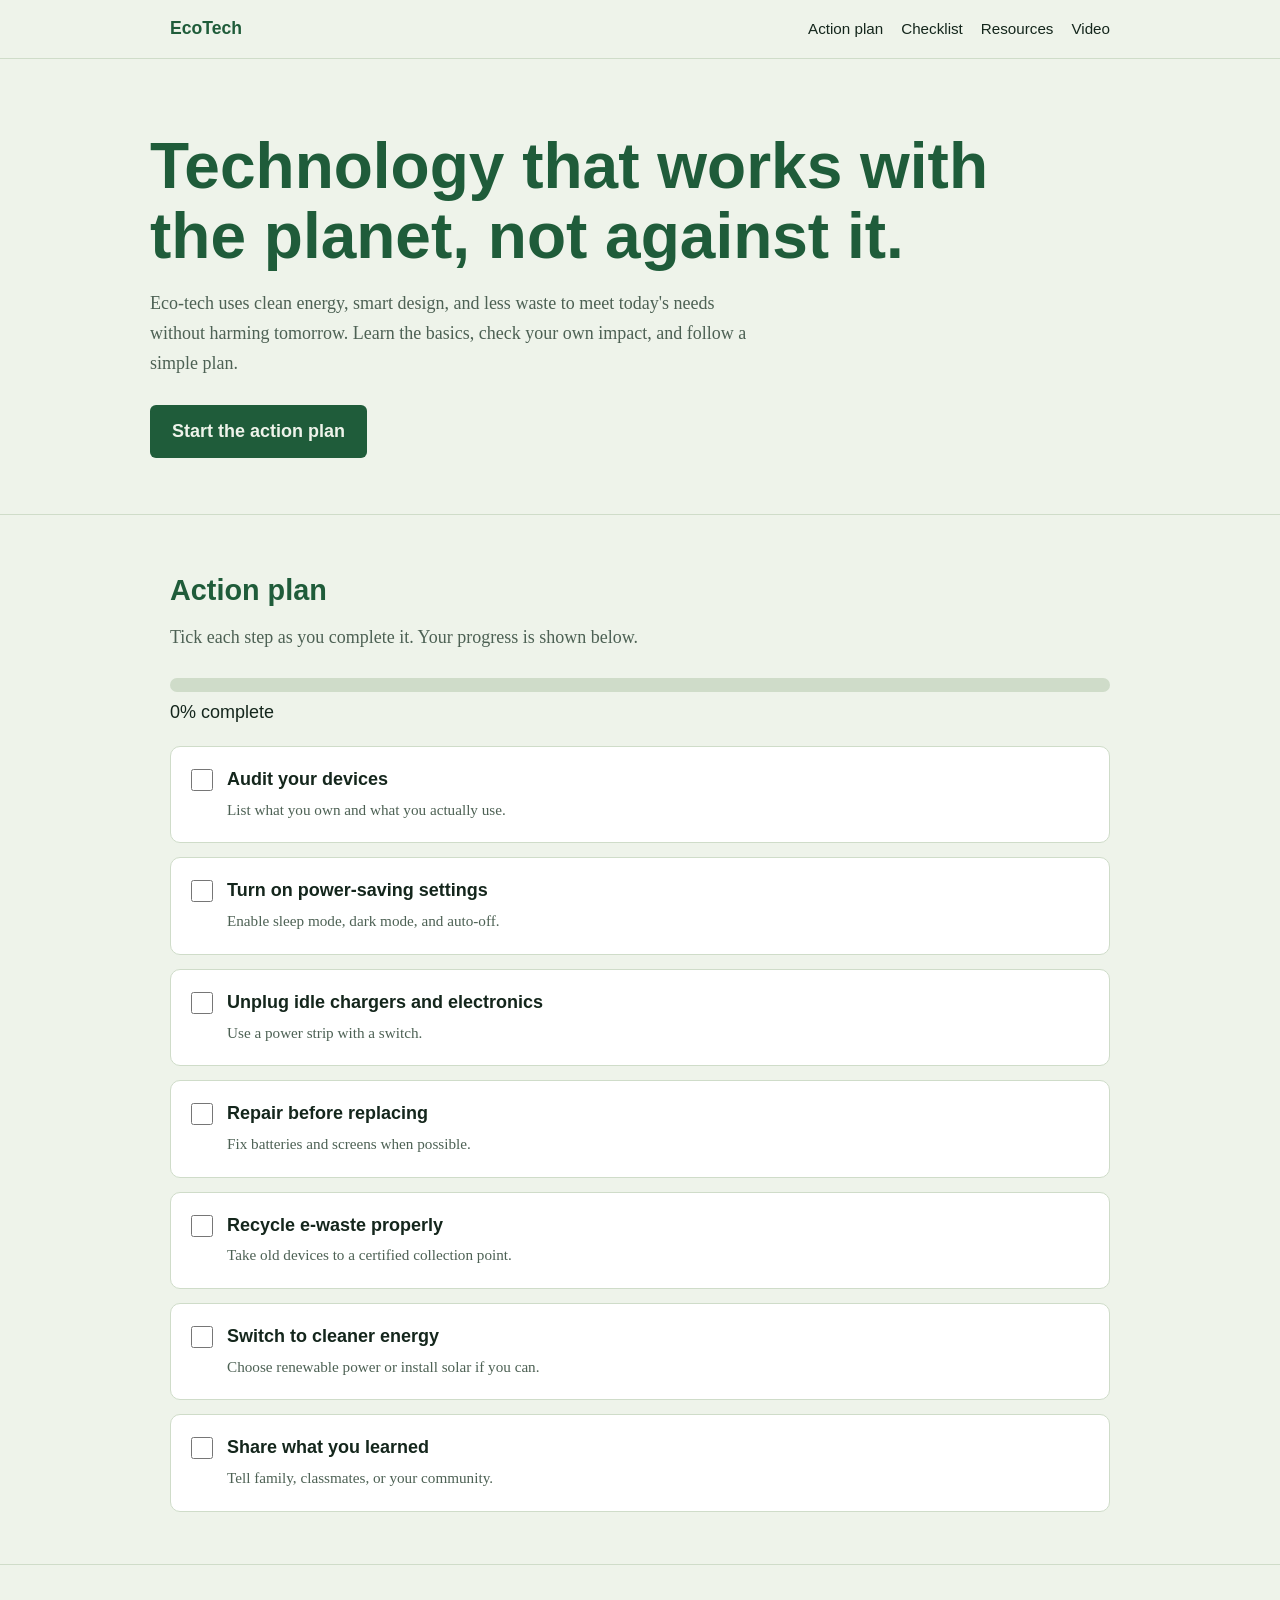
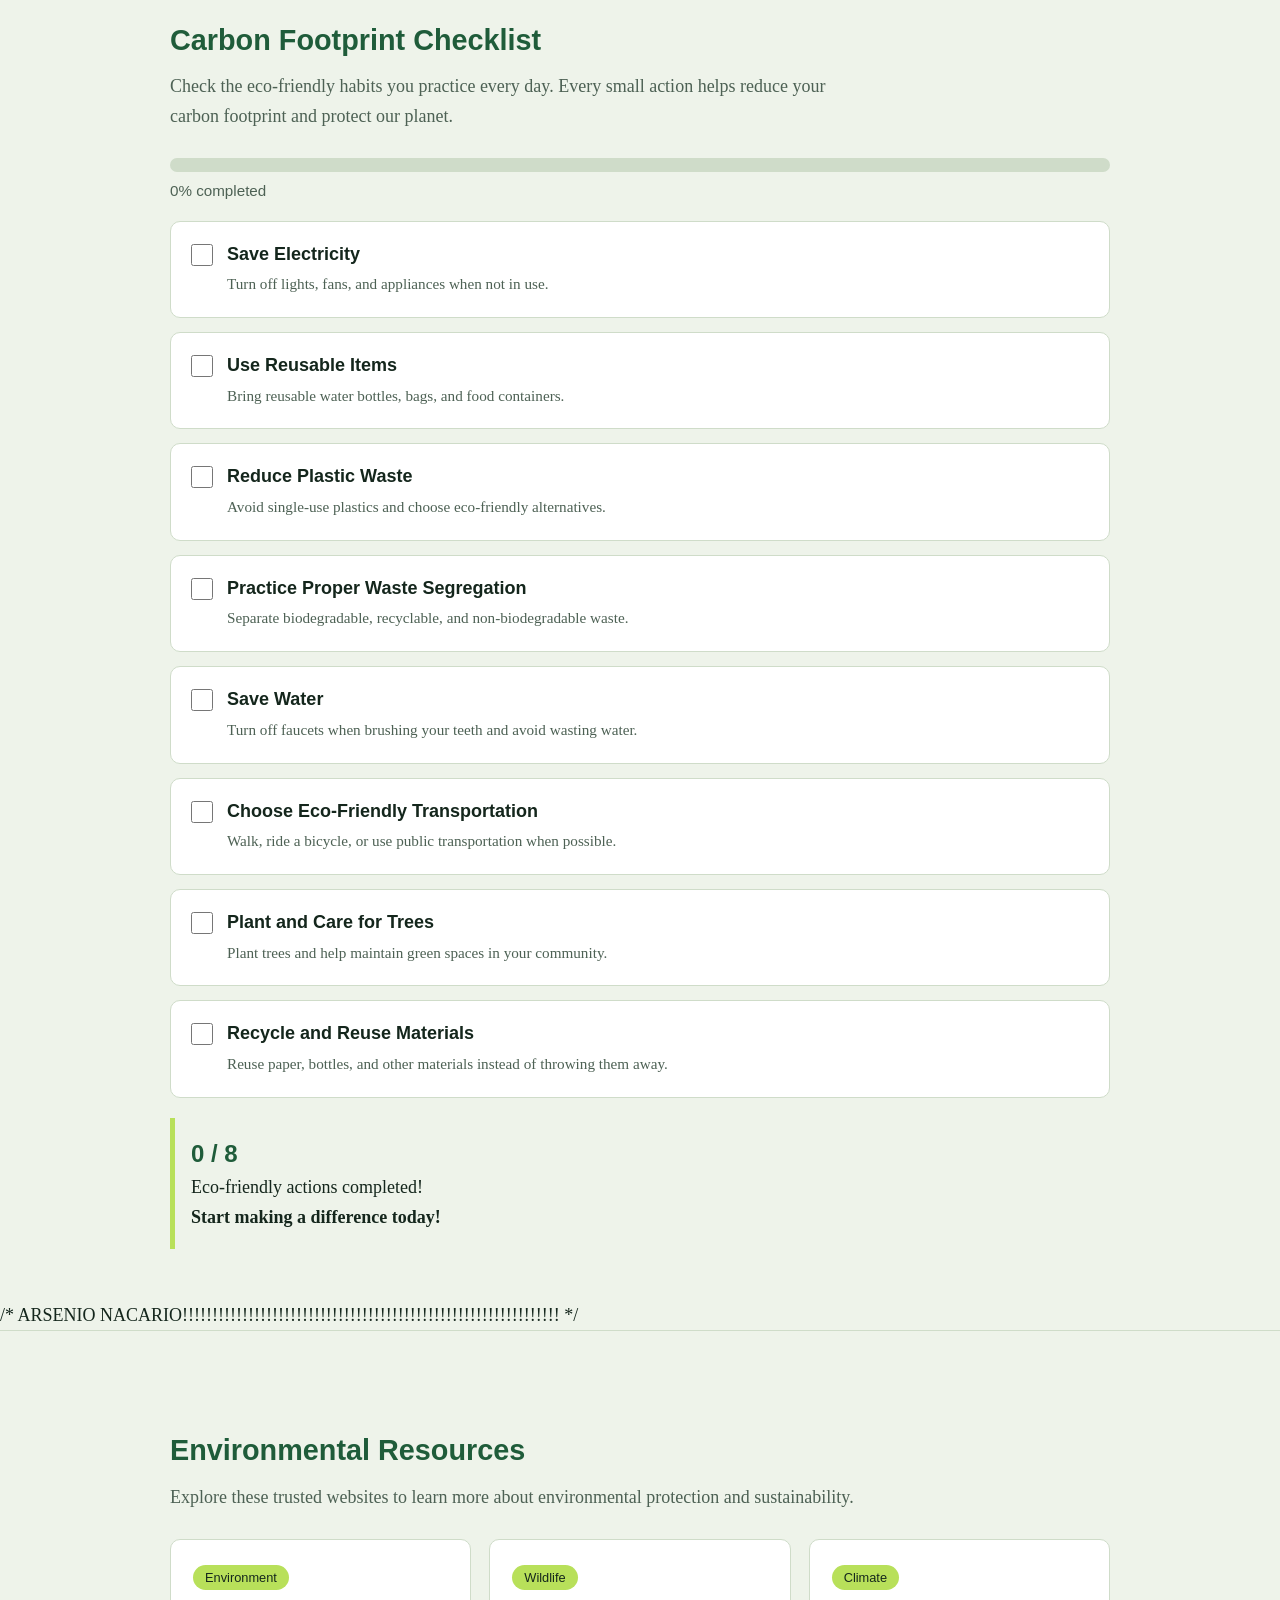
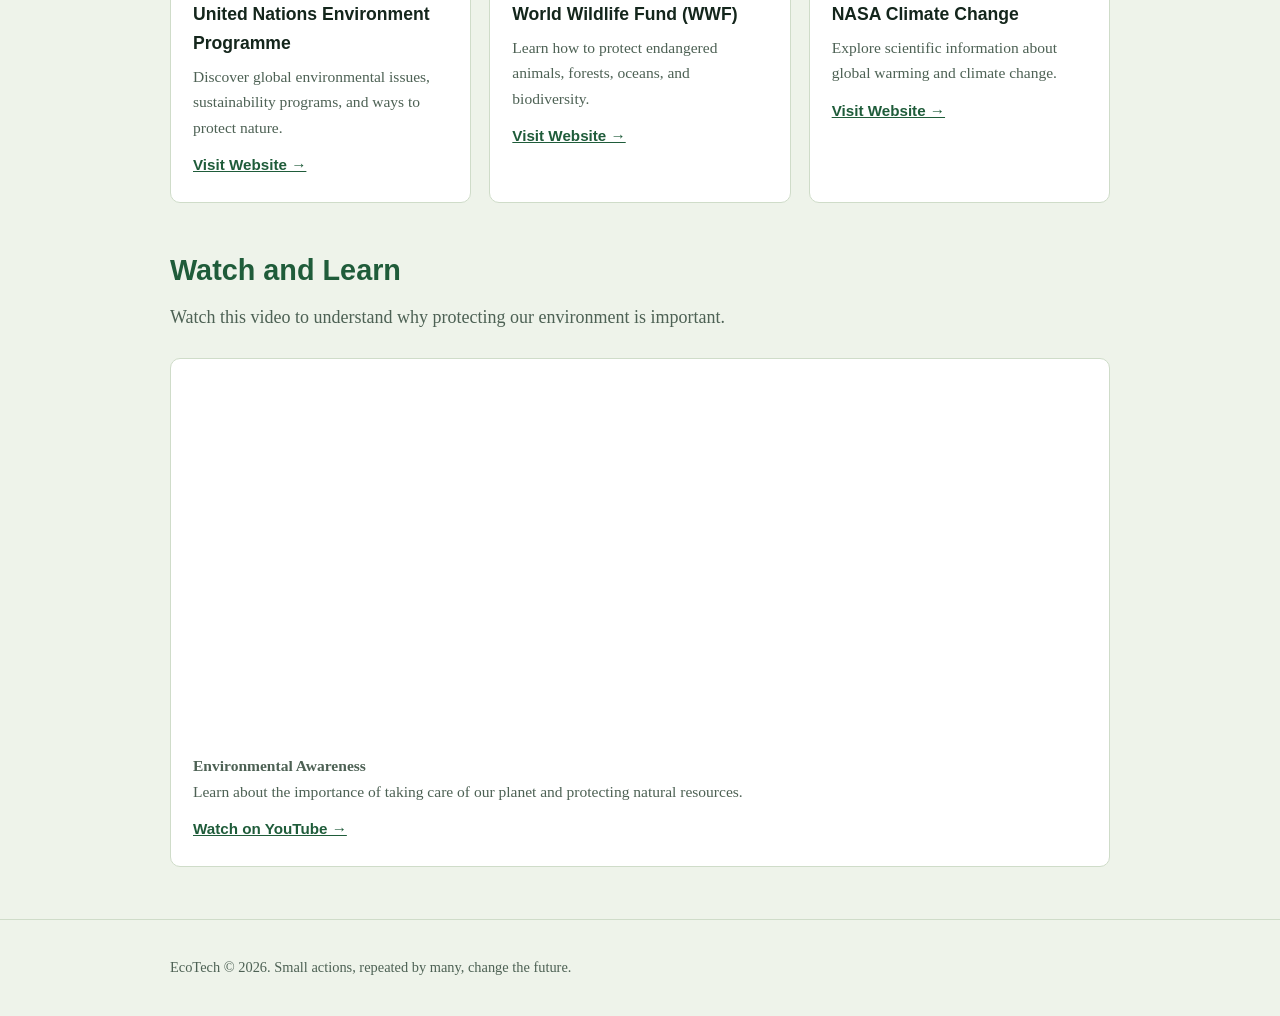
<file: action-plan.html>
<!DOCTYPE html>
<html lang="en">
<head>
<meta charset="UTF-8">
<meta name="viewport" content="width=device-width, initial-scale=1">
<title>Eco-Tech: Technology for a Sustainable Future</title>
<style>
:root{
  --bg:#eef3ea; --surface:#ffffff; --ink:#14261c; --muted:#4d6154;
  --moss:#1f5c3a; --lime:#b8e05a; --sky:#2a7f9e; --line:#cfdcc9;
}
@media (prefers-color-scheme: dark){
  :root{ --bg:#0f1a14; --surface:#16251c; --ink:#e8f0e4; --muted:#9bb0a1; --moss:#7fcf9a; --lime:#b8e05a; --sky:#6cc3de; --line:#27402f; }
}
*{box-sizing:border-box;margin:0}
html{scroll-behavior:smooth}
body{font-family:Georgia,"Times New Roman",serif;background:var(--bg);color:var(--ink);line-height:1.65;font-size:18px}
h1,h2,h3,nav,button,.tag{font-family:"Trebuchet MS","Segoe UI",Arial,sans-serif}
a{color:inherit}
:focus-visible{outline:3px solid var(--sky);outline-offset:3px}
.wrap{max-width:980px;margin:0 auto;padding:0 20px}
header{position:sticky;top:0;background:var(--bg);border-bottom:1px solid var(--line);z-index:5}
nav{display:flex;justify-content:space-between;align-items:center;padding:14px 20px;max-width:980px;margin:0 auto;flex-wrap:wrap;gap:8px}
nav b{color:var(--moss);font-size:1.1rem}
nav div a{margin-left:18px;text-decoration:none;font-size:.95rem}
nav div a:hover{text-decoration:underline}
.hero{padding:72px 0 56px}
.hero h1{font-size:clamp(2.2rem,6vw,4rem);line-height:1.1;max-width:14em;color:var(--moss)}
.hero p{max-width:34em;margin-top:18px;color:var(--muted)}
.btn{display:inline-block;margin-top:26px;background:var(--moss);color:var(--bg);padding:12px 22px;border-radius:6px;text-decoration:none;font-family:"Trebuchet MS",Arial,sans-serif;font-weight:bold}
@media (prefers-color-scheme: dark){.btn{color:#0f1a14}}
section{padding:52px 0;border-top:1px solid var(--line)}
h2{font-size:1.8rem;color:var(--moss);margin-bottom:8px}
.lead{color:var(--muted);max-width:38em;margin-bottom:26px}
.grid{display:grid;grid-template-columns:repeat(auto-fit,minmax(260px,1fr));gap:18px}
.card{background:var(--surface);border:1px solid var(--line);border-radius:10px;padding:22px}
.card h3{font-size:1.1rem;margin-bottom:6px}
.card p{color:var(--muted);font-size:.97rem}
.tag{display:inline-block;background:var(--lime);color:#14261c;border-radius:20px;padding:2px 12px;font-size:.8rem;margin-bottom:10px}
.result{margin-top:20px;padding:16px;border-left:5px solid var(--lime);background:var(--bg)}
.result strong{font-size:1.5rem;color:var(--moss);font-family:"Trebuchet MS",Arial,sans-serif}
.plan{list-style:none;padding:0;display:grid;gap:14px}
.plan li{background:var(--surface);border:1px solid var(--line);border-radius:10px;padding:18px 20px;display:flex;gap:14px;align-items:flex-start}
.plan input{width:22px;height:22px;margin-top:4px;accent-color:var(--moss);flex:none}
.plan label{cursor:pointer}
.plan b{font-family:"Trebuchet MS",Arial,sans-serif;display:block}
.plan span{color:var(--muted);font-size:.95rem}
.plan li.done{opacity:.65}
.plan li.done b{text-decoration:line-through}
.bar{height:14px;background:var(--line);border-radius:8px;overflow:hidden;margin:14px 0 6px}
.bar i{display:block;height:100%;width:0;background:var(--moss);transition:width .3s}
.card a{display:inline-block;margin-top:12px;color:var(--moss);font-weight:bold;font-family:"Trebuchet MS",Arial,sans-serif;font-size:.95rem}
.card a:hover{text-decoration:none}
#carbonPercent{color:var(--muted);font-size:.95rem}
#carbonMessage{color:var(--ink);font-weight:bold}
footer{padding:36px 0;border-top:1px solid var(--line);color:var(--muted);font-size:.9rem}
@media (prefers-reduced-motion:reduce){*{transition:none!important;scroll-behavior:auto!important}}
</style>
</head>
<body>
<header>
  <nav aria-label="Main">
    <b>EcoTech</b>
    <div><a href="#plan">Action plan</a><a href="#carbon">Checklist</a><a href="#resources">Resources</a><a href="#video">Video</a></div>
  </nav>
</header>

<main>
<div class="wrap hero">
  <h1>Technology that works with the planet, not against it.</h1>
  <p>Eco-tech uses clean energy, smart design, and less waste to meet today's needs without harming tomorrow. Learn the basics, check your own impact, and follow a simple plan.</p>
  <a class="btn" href="#plan">Start the action plan</a>
</div>

<section id="plan"><div class="wrap">
  <h2>Action plan</h2>
  <p class="lead">Tick each step as you complete it. Your progress is shown below.</p>
  <div class="bar" role="progressbar" aria-valuemin="0" aria-valuemax="100" aria-valuenow="0" id="bar"><i id="fill"></i></div>
  <p id="pct" style="margin-bottom:18px;font-family:'Trebuchet MS',Arial,sans-serif">0% complete</p>
  <ul class="plan" id="list">
    <li><input type="checkbox" id="a1"><label for="a1"><b>Audit your devices</b><span>List what you own and what you actually use.</span></label></li>
    <li><input type="checkbox" id="a2"><label for="a2"><b>Turn on power-saving settings</b><span>Enable sleep mode, dark mode, and auto-off.</span></label></li>
    <li><input type="checkbox" id="a3"><label for="a3"><b>Unplug idle chargers and electronics</b><span>Use a power strip with a switch.</span></label></li>
    <li><input type="checkbox" id="a4"><label for="a4"><b>Repair before replacing</b><span>Fix batteries and screens when possible.</span></label></li>
    <li><input type="checkbox" id="a5"><label for="a5"><b>Recycle e-waste properly</b><span>Take old devices to a certified collection point.</span></label></li>
    <li><input type="checkbox" id="a6"><label for="a6"><b>Switch to cleaner energy</b><span>Choose renewable power or install solar if you can.</span></label></li>
    <li><input type="checkbox" id="a7"><label for="a7"><b>Share what you learned</b><span>Tell family, classmates, or your community.</span></label></li>
  </ul>
</div></section>

<section id="carbon"><div class="wrap">
  <h2>Carbon Footprint Checklist</h2>
  <p class="lead">Check the eco-friendly habits you practice every day. Every small action helps reduce your carbon footprint and protect our planet.</p>
  <div class="bar" role="progressbar" aria-valuemin="0" aria-valuemax="100" aria-valuenow="0" id="carbonBar"><i id="carbonFill"></i></div>
  <p id="carbonPercent" style="margin-bottom:18px;font-family:'Trebuchet MS',Arial,sans-serif">0% completed</p>
  <ul class="plan" id="carbonList">
    <li><input type="checkbox" id="carbon1"><label for="carbon1"><b>Save Electricity</b><span>Turn off lights, fans, and appliances when not in use.</span></label></li>
    <li><input type="checkbox" id="carbon2"><label for="carbon2"><b>Use Reusable Items</b><span>Bring reusable water bottles, bags, and food containers.</span></label></li>
    <li><input type="checkbox" id="carbon3"><label for="carbon3"><b>Reduce Plastic Waste</b><span>Avoid single-use plastics and choose eco-friendly alternatives.</span></label></li>
    <li><input type="checkbox" id="carbon4"><label for="carbon4"><b>Practice Proper Waste Segregation</b><span>Separate biodegradable, recyclable, and non-biodegradable waste.</span></label></li>
    <li><input type="checkbox" id="carbon5"><label for="carbon5"><b>Save Water</b><span>Turn off faucets when brushing your teeth and avoid wasting water.</span></label></li>
    <li><input type="checkbox" id="carbon6"><label for="carbon6"><b>Choose Eco-Friendly Transportation</b><span>Walk, ride a bicycle, or use public transportation when possible.</span></label></li>
    <li><input type="checkbox" id="carbon7"><label for="carbon7"><b>Plant and Care for Trees</b><span>Plant trees and help maintain green spaces in your community.</span></label></li>
    <li><input type="checkbox" id="carbon8"><label for="carbon8"><b>Recycle and Reuse Materials</b><span>Reuse paper, bottles, and other materials instead of throwing them away.</span></label></li>
  </ul>
  <div class="result" aria-live="polite">
    <p><strong id="carbonScore">0 / 8</strong></p>
    <p>Eco-friendly actions completed!</p>
    <p id="carbonMessage">Start making a difference today!</p>
  </div>
</div></section>

/* ARSENIO NACARIO!!!!!!!!!!!!!!!!!!!!!!!!!!!!!!!!!!!!!!!!!!!!!!!!!!!!!!!!!!!!!!! */

<section id="resourcesSection"><div class="wrap">
  <h2 id="resources" style="margin-top:44px">Environmental Resources</h2>
  <p class="lead">Explore these trusted websites to learn more about environmental protection and sustainability.</p>
  <div class="grid">
    <div class="card"><span class="tag">Environment</span><h3>United Nations Environment Programme</h3><p>Discover global environmental issues, sustainability programs, and ways to protect nature.</p><a href="https://www.unep.org/" target="_blank" rel="noopener noreferrer">Visit Website →</a></div>
    <div class="card"><span class="tag">Wildlife</span><h3>World Wildlife Fund (WWF)</h3><p>Learn how to protect endangered animals, forests, oceans, and biodiversity.</p><a href="https://www.worldwildlife.org/" target="_blank" rel="noopener noreferrer">Visit Website →</a></div>
    <div class="card"><span class="tag">Climate</span><h3>NASA Climate Change</h3><p>Explore scientific information about global warming and climate change.</p><a href="https://climate.nasa.gov/" target="_blank" rel="noopener noreferrer">Visit Website →</a></div>
  </div>

  <h2 id="video" style="margin-top:44px">Watch and Learn</h2>
  <p class="lead">Watch this video to understand why protecting our environment is important.</p>
  <div class="card">
    <iframe width="100%" height="350" src="https://www.youtube.com/embed/EtW2rrLHs08" title="Environmental Awareness Video" style="border:0;border-radius:8px;max-width:100%" loading="lazy" allow="accelerometer; autoplay; clipboard-write; encrypted-media; gyroscope; picture-in-picture; web-share" referrerpolicy="strict-origin-when-cross-origin" allowfullscreen></iframe>
    <p style="margin-top:12px"><b>Environmental Awareness</b></p>
    <p>Learn about the importance of taking care of our planet and protecting natural resources.</p>
    <a href="https://www.youtube.com/watch?v=EtW2rrLHs08" target="_blank" rel="noopener noreferrer">Watch on YouTube →</a>
  </div>
</div></section>
</main>

<footer><div class="wrap">EcoTech © 2026. Small actions, repeated by many, change the future.</div></footer>

<script>
const $=id=>document.getElementById(id);

const boxes=[...document.querySelectorAll('#list input')];
function progress(){
  boxes.forEach(b=>b.closest('li').classList.toggle('done',b.checked));
  const p=Math.round(boxes.filter(b=>b.checked).length/boxes.length*100);
  $('fill').style.width=p+'%';
  $('pct').textContent=p+'% complete';
  $('bar').setAttribute('aria-valuenow',p);
}
boxes.forEach(b=>b.addEventListener('change',progress));

const carbonBoxes=document.querySelectorAll('#carbonList input[type="checkbox"]');
function updateCarbonProgress(){
  const completed=[...carbonBoxes].filter(b=>b.checked).length;
  const total=carbonBoxes.length;
  const pct=Math.round(completed/total*100);
  $('carbonFill').style.width=pct+'%';
  $('carbonPercent').textContent=pct+'% completed';
  $('carbonBar').setAttribute('aria-valuenow',pct);
  $('carbonScore').textContent=completed+' / '+total;
  document.querySelectorAll('#carbonList li').forEach(li=>li.classList.toggle('done',li.querySelector('input').checked));
  let msg='Start making a difference today!';
  if(pct===100) msg='Amazing! You completed all the eco-friendly actions!';
  else if(pct>=75) msg='Excellent! You are helping protect our planet!';
  else if(pct>=50) msg='Great job! Keep practicing green habits!';
  else if(pct>=25) msg='Good start! Keep going!';
  $('carbonMessage').textContent=msg;
}
carbonBoxes.forEach(b=>b.addEventListener('change',updateCarbonProgress));
updateCarbonProgress();
</script>
</body>
</html>
</file>
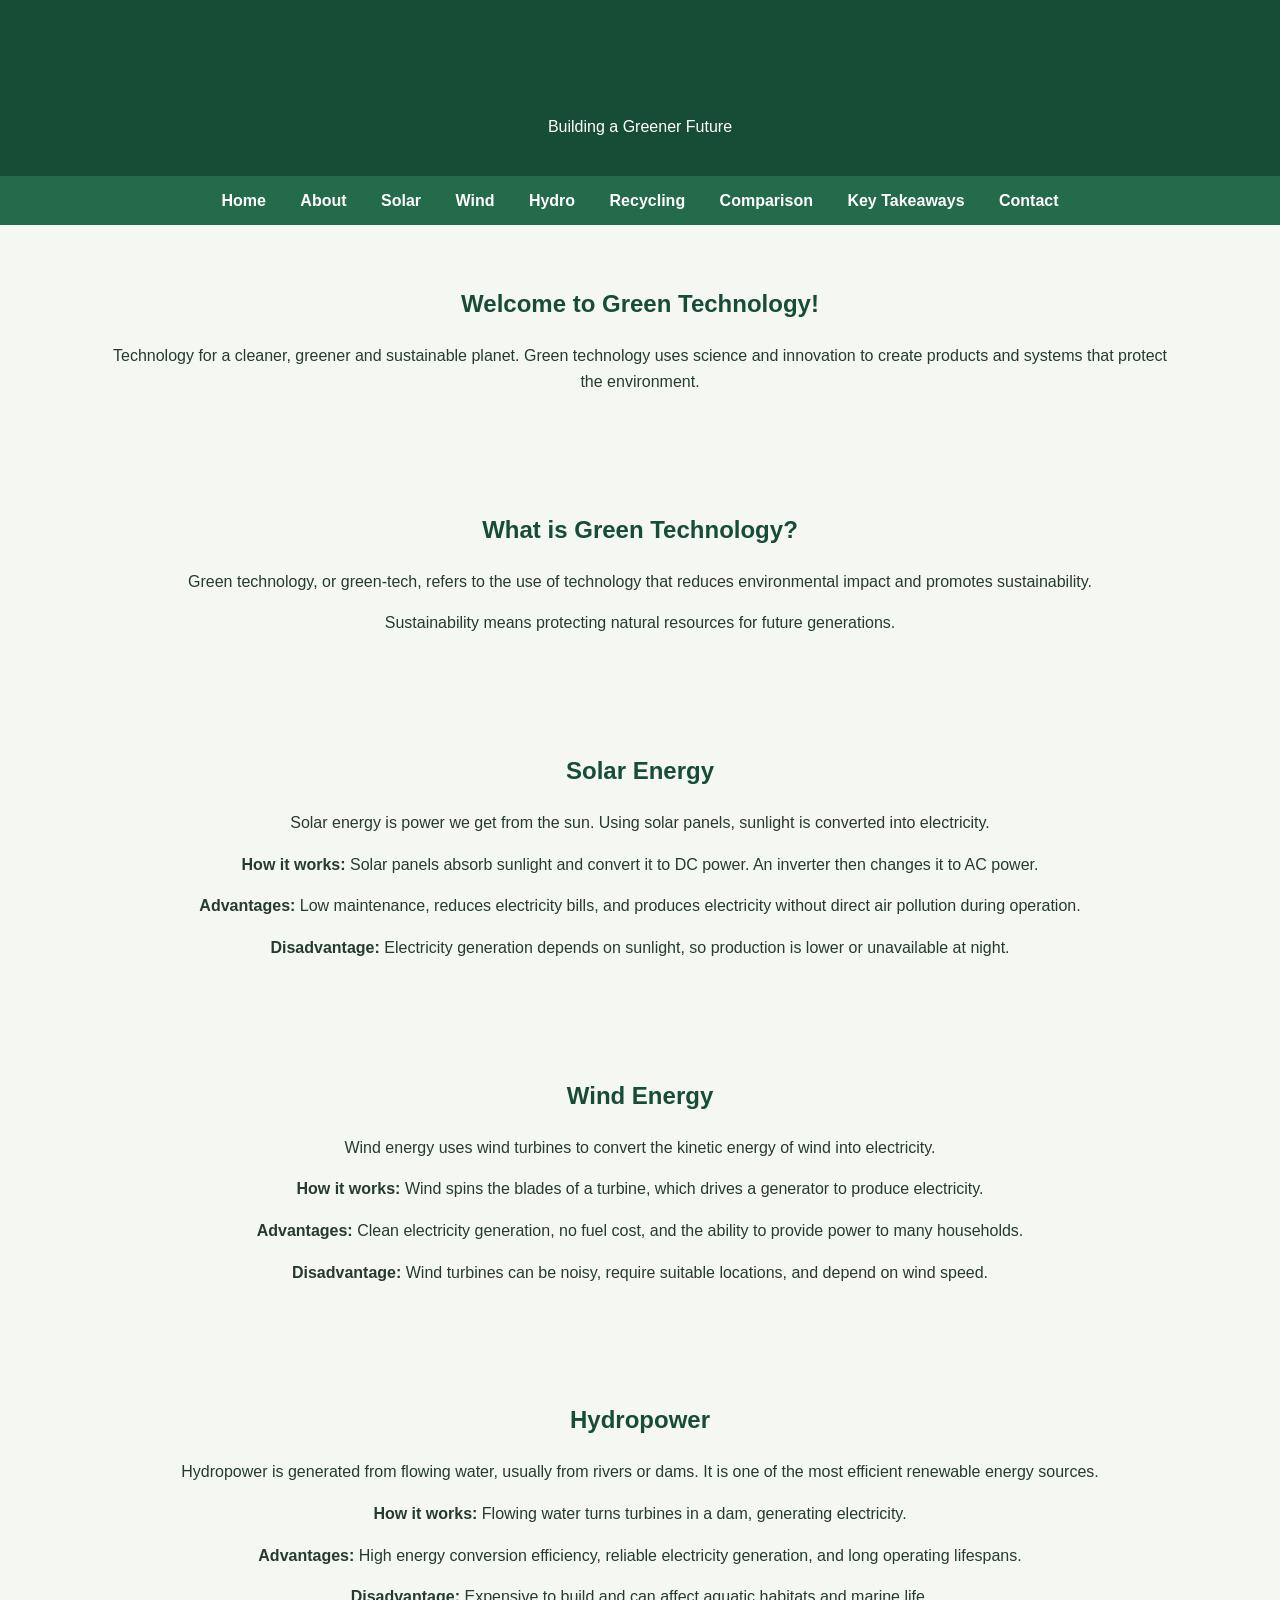
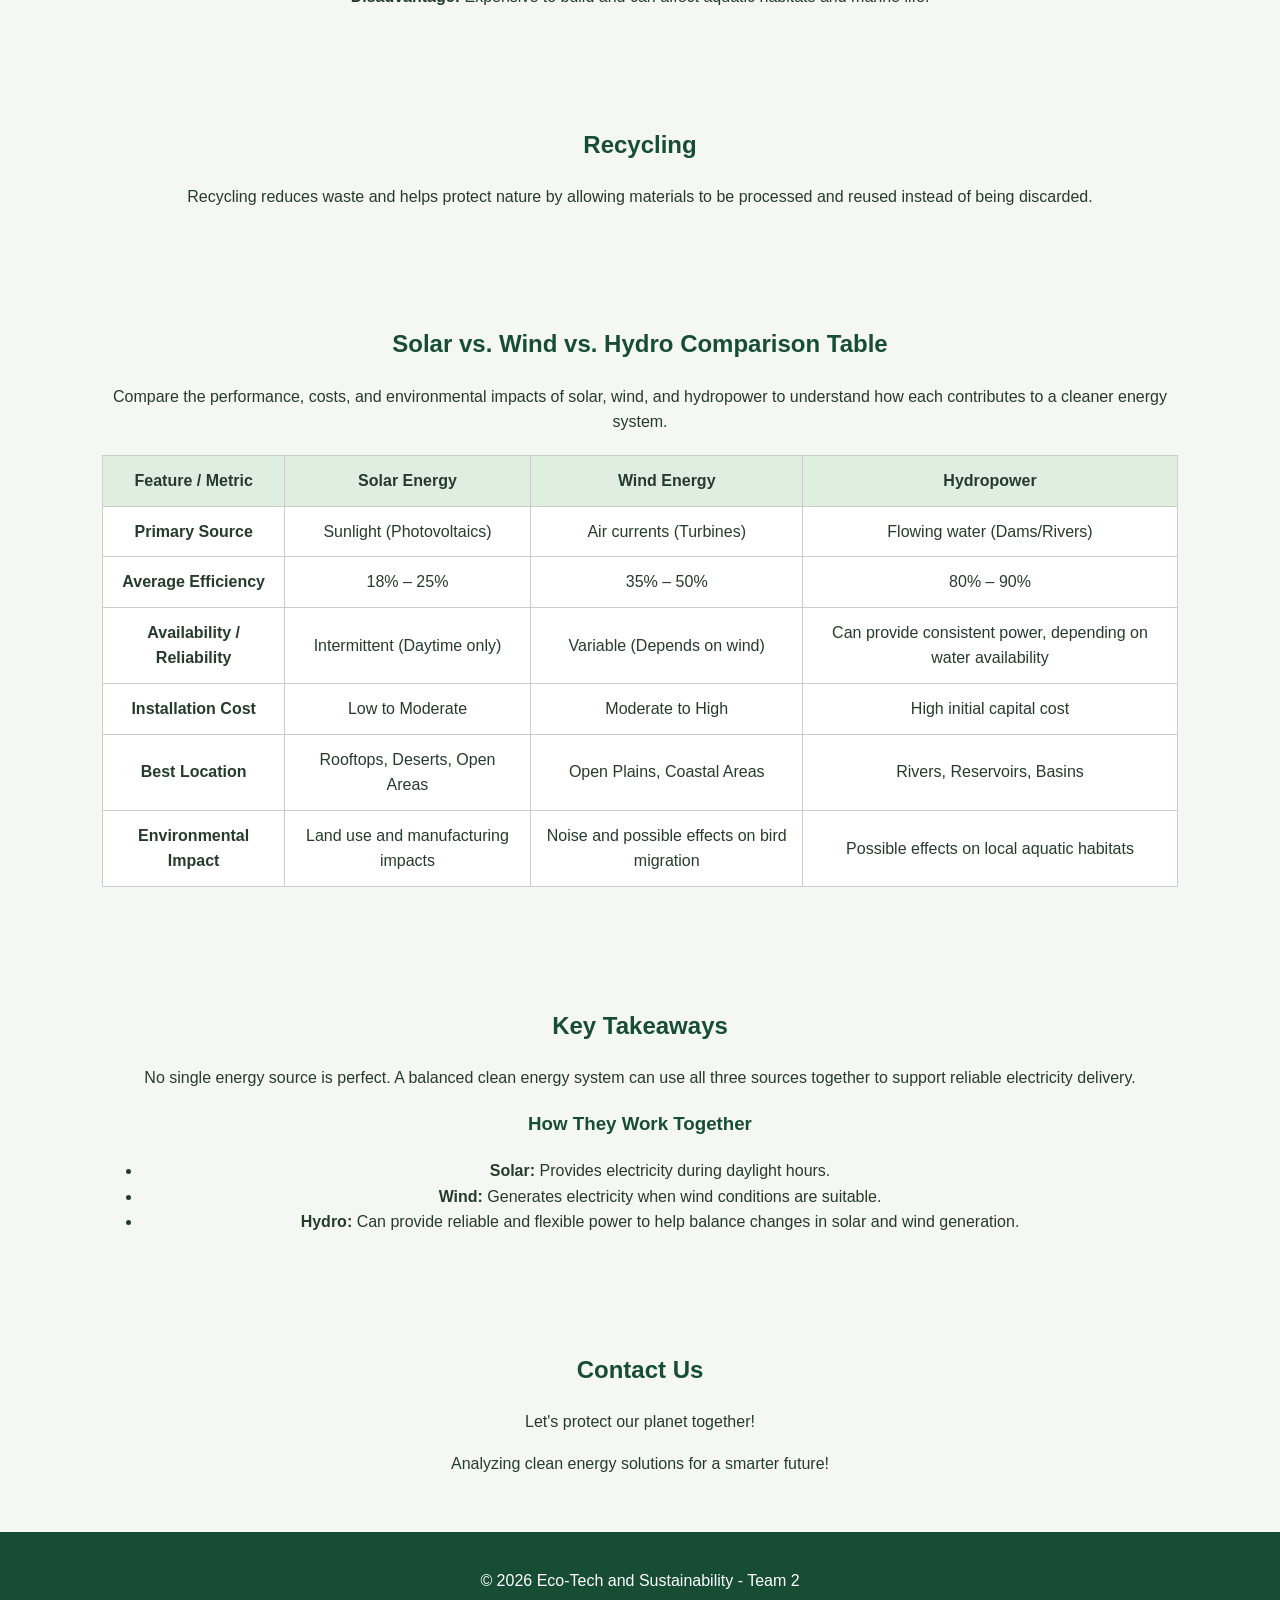
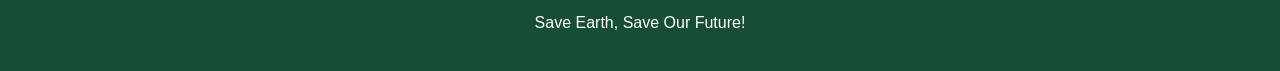
<file: green-tech.html>
<!DOCTYPE html>
<html lang="en">

<head>
    <link rel="stylesheet" href="css/style.css">
    <meta charset="UTF-8">
    <meta name="viewport" content="width=device-width, initial-scale=1.0">

    <title>Eco-Tech and Sustainability</title>

    <!-- Original CSS styling -->
    <style>
        body {
            margin: 0;
            font-family: Arial, sans-serif;
            background-color: #f0f8f0;
            color: #23452d;
            line-height: 1.6;
        }

        header {
            background-color: #14532d;
            color: white;
            text-align: center;
            padding: 30px;
        }

        nav {
            background-color: #2e8b57;
            padding: 15px;
            text-align: center;
        }

        nav a {
            color: white;
            text-decoration: none;
            margin: 15px;
        }

        nav a:hover {
            text-decoration: underline;
        }

        section {
            padding: 40px;
            text-align: center;
        }

        h2 {
            color: #228b22;
        }

        table {
            width: 100%;
            border-collapse: collapse;
            margin: 20px auto;
            background-color: white;
        }

        th, td {
            border: 1px solid #ccc;
            padding: 12px;
            text-align: center;
        }

        th {
            background-color: #e0eee0;
        }

        footer {
            background-color: #14532d;
            color: white;
            text-align: center;
            padding: 15px;
        }

        @media (max-width: 700px) {
            section {
                padding: 25px 15px;
            }

            nav a {
                display: inline-block;
                margin: 6px;
            }

            table {
                font-size: 13px;
            }

            th, td {
                padding: 6px;
            }
        }
    </style>

    <!-- Shared stylesheet -->
    <link rel="stylesheet" href="css/style.css">

</head>

<body>

    <!-- HEADER -->
    <header>
        <h1>ECO-TECH AND SUSTAINABILITY</h1>
        <p>Building a Greener Future</p>
    </header>


    <!-- NAVIGATION -->
    <nav>
        <a href="#home">Home</a>
        <a href="#about">About</a>
        <a href="#solar">Solar</a>
        <a href="#wind">Wind</a>
        <a href="#hydro">Hydro</a>
        <a href="#recycling">Recycling</a>
        <a href="#comparison">Comparison</a>
        <a href="#summary">Key Takeaways</a>
        <a href="#contact">Contact</a>
    </nav>


    <main>

        <!-- HOME SECTION -->
        <section id="home">

            <h2>Welcome to Green Technology!</h2>

            <p>
                Technology for a cleaner, greener and sustainable planet.
                Green technology uses science and innovation to create
                products and systems that protect the environment.
            </p>

        </section>


        <!-- ABOUT SECTION -->
        <section id="about">

            <h2>What is Green Technology?</h2>

            <p>
                Green technology, or green-tech, refers to the use of
                technology that reduces environmental impact and
                promotes sustainability.
            </p>

            <p>
                Sustainability means protecting natural resources
                for future generations.
            </p>

        </section>


        <!-- SOLAR ENERGY SECTION -->
        <section id="solar">

            <h2>Solar Energy</h2>

            <p>
                Solar energy is power we get from the sun.
                Using solar panels, sunlight is converted into electricity.
            </p>

            <p>
                <b>How it works:</b>
                Solar panels absorb sunlight and convert it to DC power.
                An inverter then changes it to AC power.
            </p>

            <p>
                <b>Advantages:</b>
                Low maintenance, reduces electricity bills,
                and produces electricity without direct air pollution during operation.
            </p>

            <p>
                <b>Disadvantage:</b>
                Electricity generation depends on sunlight,
                so production is lower or unavailable at night.
            </p>

        </section>


        <!-- WIND ENERGY SECTION -->
        <section id="wind">

            <h2>Wind Energy</h2>

            <p>
                Wind energy uses wind turbines to convert the
                kinetic energy of wind into electricity.
            </p>

            <p>
                <b>How it works:</b>
                Wind spins the blades of a turbine,
                which drives a generator to produce electricity.
            </p>

            <p>
                <b>Advantages:</b>
                Clean electricity generation, no fuel cost,
                and the ability to provide power to many households.
            </p>

            <p>
                <b>Disadvantage:</b>
                Wind turbines can be noisy, require suitable locations,
                and depend on wind speed.
            </p>

        </section>


        <!-- HYDROPOWER SECTION -->
        <section id="hydro">

            <h2>Hydropower</h2>

            <p>
                Hydropower is generated from flowing water,
                usually from rivers or dams. It is one of the
                most efficient renewable energy sources.
            </p>

            <p>
                <b>How it works:</b>
                Flowing water turns turbines in a dam,
                generating electricity.
            </p>

            <p>
                <b>Advantages:</b>
                High energy conversion efficiency,
                reliable electricity generation,
                and long operating lifespans.
            </p>

            <p>
                <b>Disadvantage:</b>
                Expensive to build and can affect
                aquatic habitats and marine life.
            </p>

        </section>


        <!-- RECYCLING SECTION -->
        <section id="recycling">

            <h2>Recycling</h2>

            <p>
                Recycling reduces waste and helps protect nature
                by allowing materials to be processed and reused
                instead of being discarded.
            </p>

        </section>


        <!-- ENERGY COMPARISON SECTION -->
        <section id="comparison">

            <h2>Solar vs. Wind vs. Hydro Comparison Table</h2>

            <p>
                Compare the performance, costs, and environmental
                impacts of solar, wind, and hydropower to understand
                how each contributes to a cleaner energy system.
            </p>

            <table>

                <thead>
                    <tr>
                        <th>Feature / Metric</th>
                        <th>Solar Energy</th>
                        <th>Wind Energy</th>
                        <th>Hydropower</th>
                    </tr>
                </thead>

                <tbody>

                    <tr>
                        <td><b>Primary Source</b></td>
                        <td>Sunlight (Photovoltaics)</td>
                        <td>Air currents (Turbines)</td>
                        <td>Flowing water (Dams/Rivers)</td>
                    </tr>

                    <tr>
                        <td><b>Average Efficiency</b></td>
                        <td>18% – 25%</td>
                        <td>35% – 50%</td>
                        <td>80% – 90%</td>
                    </tr>

                    <tr>
                        <td><b>Availability / Reliability</b></td>
                        <td>Intermittent (Daytime only)</td>
                        <td>Variable (Depends on wind)</td>
                        <td>Can provide consistent power, depending on water availability</td>
                    </tr>

                    <tr>
                        <td><b>Installation Cost</b></td>
                        <td>Low to Moderate</td>
                        <td>Moderate to High</td>
                        <td>High initial capital cost</td>
                    </tr>

                    <tr>
                        <td><b>Best Location</b></td>
                        <td>Rooftops, Deserts, Open Areas</td>
                        <td>Open Plains, Coastal Areas</td>
                        <td>Rivers, Reservoirs, Basins</td>
                    </tr>

                    <tr>
                        <td><b>Environmental Impact</b></td>
                        <td>Land use and manufacturing impacts</td>
                        <td>Noise and possible effects on bird migration</td>
                        <td>Possible effects on local aquatic habitats</td>
                    </tr>

                </tbody>

            </table>

        </section>


        <!-- KEY TAKEAWAYS SECTION -->
        <section id="summary">

            <h2>Key Takeaways</h2>

            <p>
                No single energy source is perfect.
                A balanced clean energy system can use all three
                sources together to support reliable electricity delivery.
            </p>

            <h3>How They Work Together</h3>

            <ul>

                <li>
                    <b>Solar:</b>
                    Provides electricity during daylight hours.
                </li>

                <li>
                    <b>Wind:</b>
                    Generates electricity when wind conditions are suitable.
                </li>

                <li>
                    <b>Hydro:</b>
                    Can provide reliable and flexible power to help
                    balance changes in solar and wind generation.
                </li>

            </ul>

        </section>


        <!-- CONTACT SECTION -->
        <section id="contact">

            <h2>Contact Us</h2>

            <p>
                Let's protect our planet together!
            </p>

            <p>
                Analyzing clean energy solutions for a smarter future!
            </p>

        </section>

    </main>


    <!-- FOOTER -->
    <footer>

        <p>
            © 2026 Eco-Tech and Sustainability - Team 2
        </p>

        <p>
            Save Earth, Save Our Future!
        </p>

    </footer>

</body>
</html>
</file>
<file: css/style.css>
/* =========================
GENERAL WEBSITE STYLES
========================= */

* {
  box-sizing: border-box;
  }

body {
margin: 0;
font-family: Arial, sans-serif;
background-color: #f5f8f2;
color: #263b2c;
line-height: 1.6;
}

/* =========================
HEADER AND NAVIGATION
========================= */

header {
background-color: #174d35;
color: white;
padding: 20px;
text-align: center;
}

nav {
background-color: #246b49;
padding: 12px;
text-align: center;
}

nav a {
color: white;
text-decoration: none;
margin: 0 15px;
font-weight: bold;
}

nav a:hover {
color: #a6d98c;
}

/* Green Technology and Environmental Cards AAAAAAAAAAAHHH KAKAINIIZZZZ */
.cards {
    display: grid;
    grid-template-columns: repeat(3, 1fr);
    gap: 25px;
    align-items: stretch;
}

.card {
    overflow: hidden;
}

.card img {
    width: 100%;
    height: 200px;
    object-fit: cover;
    display: block;
}

.card-content {
    padding: 20px;
}

/* Responsive layout for smaller screens */
@media (max-width: 700px) {
    .cards {
        grid-template-columns: 1fr;
    }
}

/* =========================
MAIN CONTENT
========================= */

section {
padding: 40px 8%;
}

h1, h2, h3 {
color: #174d35;
}

/* =========================
CARDS
========================= */

.card {
background-color: white;
padding: 20px;
border-radius: 12px;
box-shadow: 0 3px 10px rgba(0, 0, 0, 0.08);
transition: transform 0.3s ease;
}

.card:hover {
transform: translateY(-5px);
}

/* =========================
FOOTER
========================= */

footer {
background-color: #174d35;
color: white;
text-align: center;
padding: 20px;
}

/* =========================
RESPONSIVE DESIGN
========================= */

@media (max-width: 700px) {

```
nav a {
    display: inline-block;
    margin: 6px;
}

section {
    padding: 25px 5%;
}
```

}
</file>
